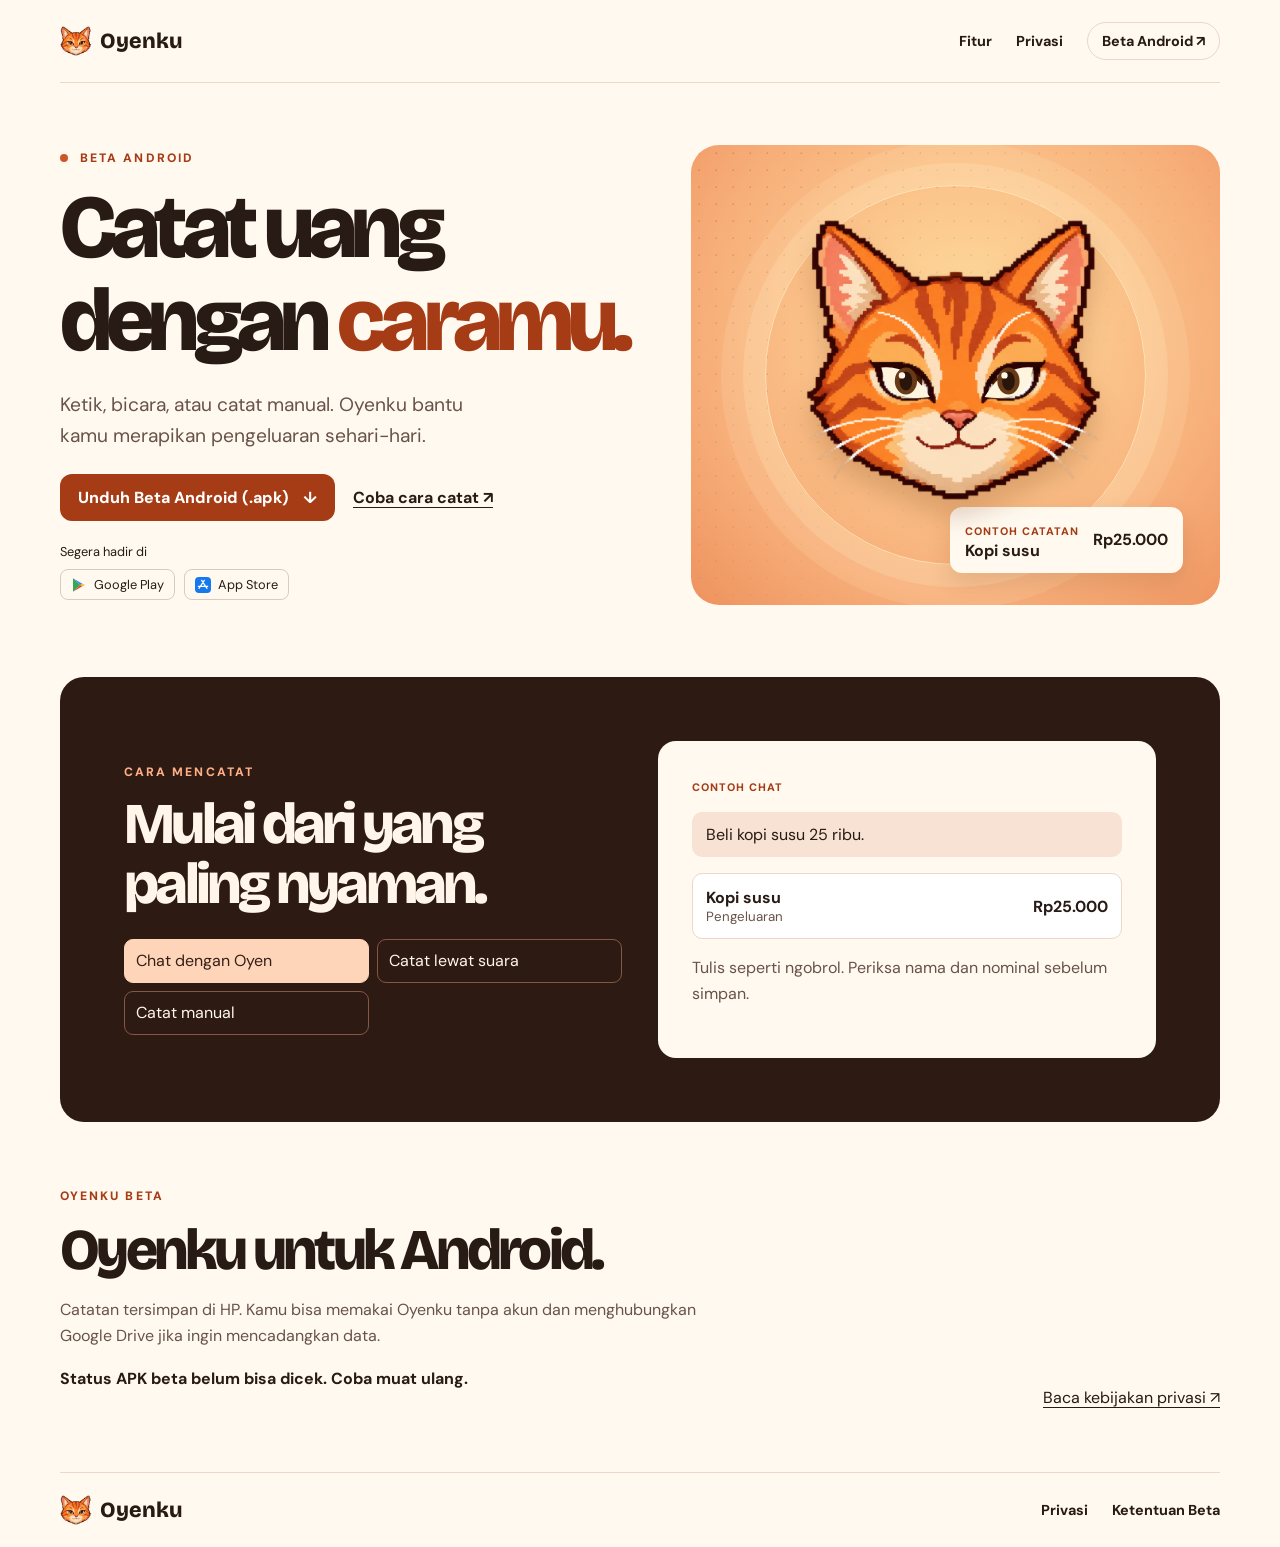
<file: index.html>
<!doctype html><html lang="id"><head><meta charset="utf-8"><meta name="viewport" content="width=device-width,initial-scale=1"><meta name="description" content="Oyenku, aplikasi Android untuk mencatat uang lewat chat, suara, atau manual."><title>Oyenku — Catat uang dengan caramu</title><link rel="icon" href="assets/oyen.png"><link rel="stylesheet" href="style.css"><script src="site.js" defer></script><script src="offline.js" defer></script></head><body>
<header class="shell"><a class="brand" href="index.html"><img src="assets/oyen.png" alt="">Oyenku</a><nav aria-label="Navigasi utama"><a href="#fitur">Fitur</a><a href="privacy.html">Privasi</a><a class="nav-cta" href="#unduh" data-apk-link>Beta Android ↗</a></nav></header>
<main><section class="hero shell"><div><p class="eyebrow"><span></span> BETA ANDROID</p><h1>Catat uang<br>dengan <em>caramu.</em></h1><p class="intro">Ketik, bicara, atau catat manual. Oyenku bantu kamu merapikan pengeluaran sehari-hari.</p><div class="actions"><a class="button" href="#unduh" data-apk-link>Unduh Beta Android (.apk) <span aria-hidden="true">↓</span></a><a class="subtle" href="#fitur">Coba cara catat <span aria-hidden="true">↗</span></a></div><div class="store-preview"><p>Segera hadir di</p><ul aria-label="Toko aplikasi">
<li><svg viewBox="0 0 24 24" aria-hidden="true"><path fill="#34a853" d="M3 2l11 10L3 22z"/><path fill="#4285f4" d="M3 2l14 8-3 2z"/><path fill="#ea4335" d="M3 22l14-8-3-2z"/><path fill="#fbbc04" d="M17 10l4 2-4 2-3-2z"/></svg>Google Play</li>
<li><svg viewBox="0 0 24 24" aria-hidden="true"><rect width="24" height="24" rx="6" fill="#1678ed"/><path d="m6 17 8-12m-4 0 8 12M5 14h14" stroke="#fff" stroke-width="1.8" stroke-linecap="round"/></svg>App Store</li>
</ul></div></div>
<div class="hero-art" aria-label="Ilustrasi Oyenku dengan contoh catatan pengeluaran"><div class="halo"></div><button class="oyen-button" type="button" aria-label="Sapa Oyen" aria-controls="oyen-chat"><span class="oyen-pose"><img class="mascot" src="assets/oyen.png" alt=""><svg class="oyen-face" viewBox="0 0 390 370" aria-hidden="true"><g class="oyen-open-eyes"><path fill="#fff4de" d="M101 194 Q137 190 162 231 Q123 237 107 216Z M292 194 Q255 190 231 231 Q270 237 286 216Z"/><g class="oyen-pupils" fill="#673a17"><ellipse cx="132" cy="211" rx="14" ry="17"/><ellipse cx="261" cy="211" rx="14" ry="17"/><g fill="#291509"><ellipse cx="132" cy="211" rx="8" ry="12"/><ellipse cx="261" cy="211" rx="8" ry="12"/></g><g fill="#fff8ea"><circle cx="127" cy="204" r="4"/><circle cx="256" cy="204" r="4"/></g></g></g><g class="oyen-expression" data-face="wink"><path fill="#ed9b55" stroke="none" d="M91 190Q137 179 170 232Q132 245 104 222Z"/><path d="M103 211Q128 228 153 211"/></g>
<g class="oyen-expression" data-face="happy"><path fill="#642810" stroke="none" d="M150 282Q175 298 196 284Q218 298 242 282Q227 315 196 315Q165 315 150 282Z"/><path fill="#f28b79" stroke="none" d="M180 307Q196 296 213 307Q196 316 180 307Z"/><path stroke="#a54b20" d="M108 170Q126 160 145 175 M246 175Q265 160 283 170"/></g>
<g class="oyen-expression" data-face="surprised"><path stroke="#a54b20" d="M107 163Q125 149 145 164 M246 164Q266 149 284 163"/><ellipse cx="196" cy="296" rx="13" ry="12" fill="#642810" stroke="#f8d7a6" stroke-width="5"/></g>
<g class="oyen-expression" data-face="thinking"><path stroke="#a54b20" d="M238 176Q258 156 281 166"/><path fill="#f8d7a6" stroke="none" d="M142 278Q167 295 196 279Q223 295 247 276L245 300Q219 310 191 305Q162 309 143 298Z"/><path d="M171 291Q191 302 217 285"/></g>
<g class="oyen-expression" data-face="shy"><path fill="#ed8f78" opacity=".82" stroke="none" d="M92 246Q115 233 139 251Q120 270 96 259Z M299 246Q276 233 252 251Q271 270 295 259Z"/><path stroke="#ad552e" stroke-width="3" d="M107 249l5 5m5-8 5 5m148 0 5-5m5 8 5-5"/></g></svg></span></button><div class="oyen-chat" id="oyen-chat" hidden><p id="oyen-message" role="status"></p><button id="oyen-dismiss" type="button" aria-label="Tutup pesan Oyen">×</button></div><div class="slip"><div><small>CONTOH CATATAN</small><strong>Kopi susu</strong></div><b>Rp25.000</b></div></div></section>
<section class="demo shell" id="fitur"><div><p class="eyebrow">CARA MENCATAT</p><h2>Mulai dari yang<br>paling nyaman.</h2><div class="choices" aria-label="Pilih contoh pencatatan"><button type="button" aria-pressed="true" data-demo="chat">Chat dengan Oyen</button><button type="button" aria-pressed="false" data-demo="voice">Catat lewat suara</button><button type="button" aria-pressed="false" data-demo="manual">Catat manual</button></div></div>
<div class="example" aria-live="polite"><small id="demo-kind">CONTOH CHAT</small><p id="demo-input" class="bubble">Beli kopi susu 25 ribu.</p><div class="draft"><div><strong id="demo-name">Kopi susu</strong><small>Pengeluaran</small></div><b id="demo-amount">Rp25.000</b></div><p id="demo-copy">Tulis seperti ngobrol. Periksa nama dan nominal sebelum simpan.</p></div></section>
<section class="bottom shell" id="unduh"><div><p class="eyebrow">OYENKU BETA</p><h2>Oyenku untuk Android.</h2><p>Catatan tersimpan di HP. Kamu bisa memakai Oyenku tanpa akun dan menghubungkan Google Drive jika ingin mencadangkan data.</p><p id="release-status" role="status">APK beta publik belum tersedia.</p><a class="button" id="release-link" data-apk-link hidden>Unduh Beta Android (.apk) ↓</a></div><a href="privacy.html">Baca kebijakan privasi ↗</a></section></main>
<footer class="shell"><a class="brand" href="index.html"><img src="assets/oyen.png" alt="">Oyenku</a><nav aria-label="Tautan informasi"><a href="privacy.html">Privasi</a><a href="terms.html">Ketentuan Beta</a></nav></footer></body></html>
</file>
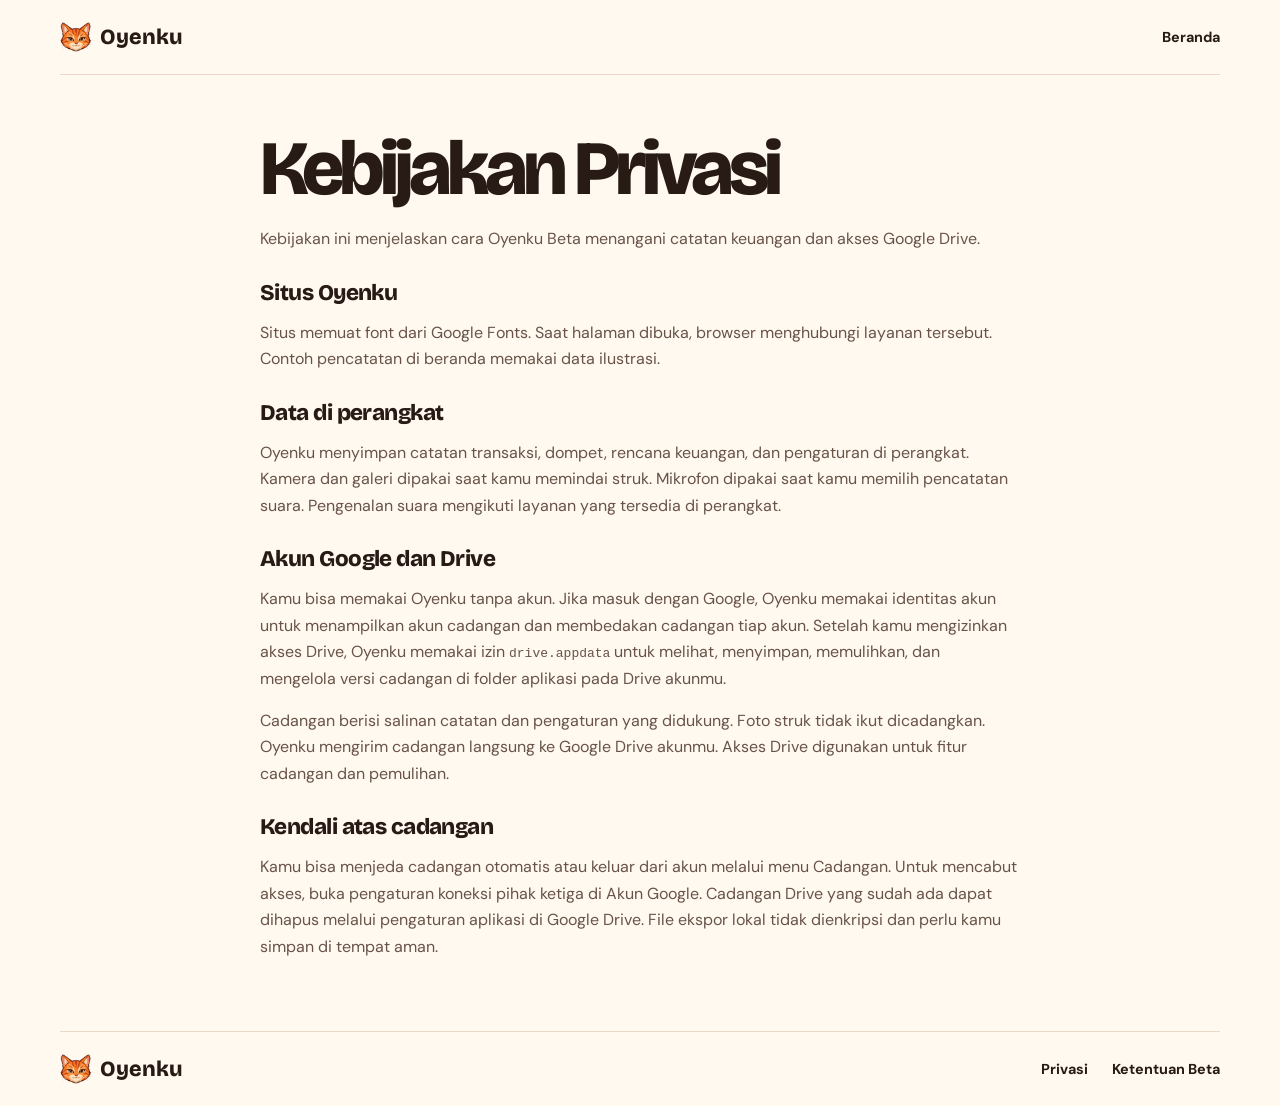
<file: privacy.html>
<!doctype html><html lang="id"><head><meta charset="utf-8"><meta name="viewport" content="width=device-width,initial-scale=1"><title>Kebijakan Privasi — Oyenku</title><link rel="icon" href="assets/oyen.png"><link rel="stylesheet" href="style.css"><script src="offline.js" defer></script></head><body><header class="shell"><a class="brand" href="index.html"><img src="assets/oyen.png" alt="">Oyenku</a><nav aria-label="Navigasi"><a href="index.html">Beranda</a></nav></header><main class="shell legal"><h1>Kebijakan Privasi</h1><p>Kebijakan ini menjelaskan cara Oyenku Beta menangani catatan keuangan dan akses Google Drive.</p><h2>Situs Oyenku</h2><p>Situs memuat font dari Google Fonts. Saat halaman dibuka, browser menghubungi layanan tersebut. Contoh pencatatan di beranda memakai data ilustrasi.</p><h2>Data di perangkat</h2><p>Oyenku menyimpan catatan transaksi, dompet, rencana keuangan, dan pengaturan di perangkat. Kamera dan galeri dipakai saat kamu memindai struk. Mikrofon dipakai saat kamu memilih pencatatan suara. Pengenalan suara mengikuti layanan yang tersedia di perangkat.</p><h2>Akun Google dan Drive</h2><p>Kamu bisa memakai Oyenku tanpa akun. Jika masuk dengan Google, Oyenku memakai identitas akun untuk menampilkan akun cadangan dan membedakan cadangan tiap akun. Setelah kamu mengizinkan akses Drive, Oyenku memakai izin <code>drive.appdata</code> untuk melihat, menyimpan, memulihkan, dan mengelola versi cadangan di folder aplikasi pada Drive akunmu.</p><p>Cadangan berisi salinan catatan dan pengaturan yang didukung. Foto struk tidak ikut dicadangkan. Oyenku mengirim cadangan langsung ke Google Drive akunmu. Akses Drive digunakan untuk fitur cadangan dan pemulihan.</p><h2>Kendali atas cadangan</h2><p>Kamu bisa menjeda cadangan otomatis atau keluar dari akun melalui menu Cadangan. Untuk mencabut akses, buka pengaturan koneksi pihak ketiga di Akun Google. Cadangan Drive yang sudah ada dapat dihapus melalui pengaturan aplikasi di Google Drive. File ekspor lokal tidak dienkripsi dan perlu kamu simpan di tempat aman.</p></main><footer class="shell"><a class="brand" href="index.html"><img src="assets/oyen.png" alt="">Oyenku</a><nav aria-label="Tautan informasi"><a href="privacy.html">Privasi</a><a href="terms.html">Ketentuan Beta</a></nav></footer></body></html>
</file>
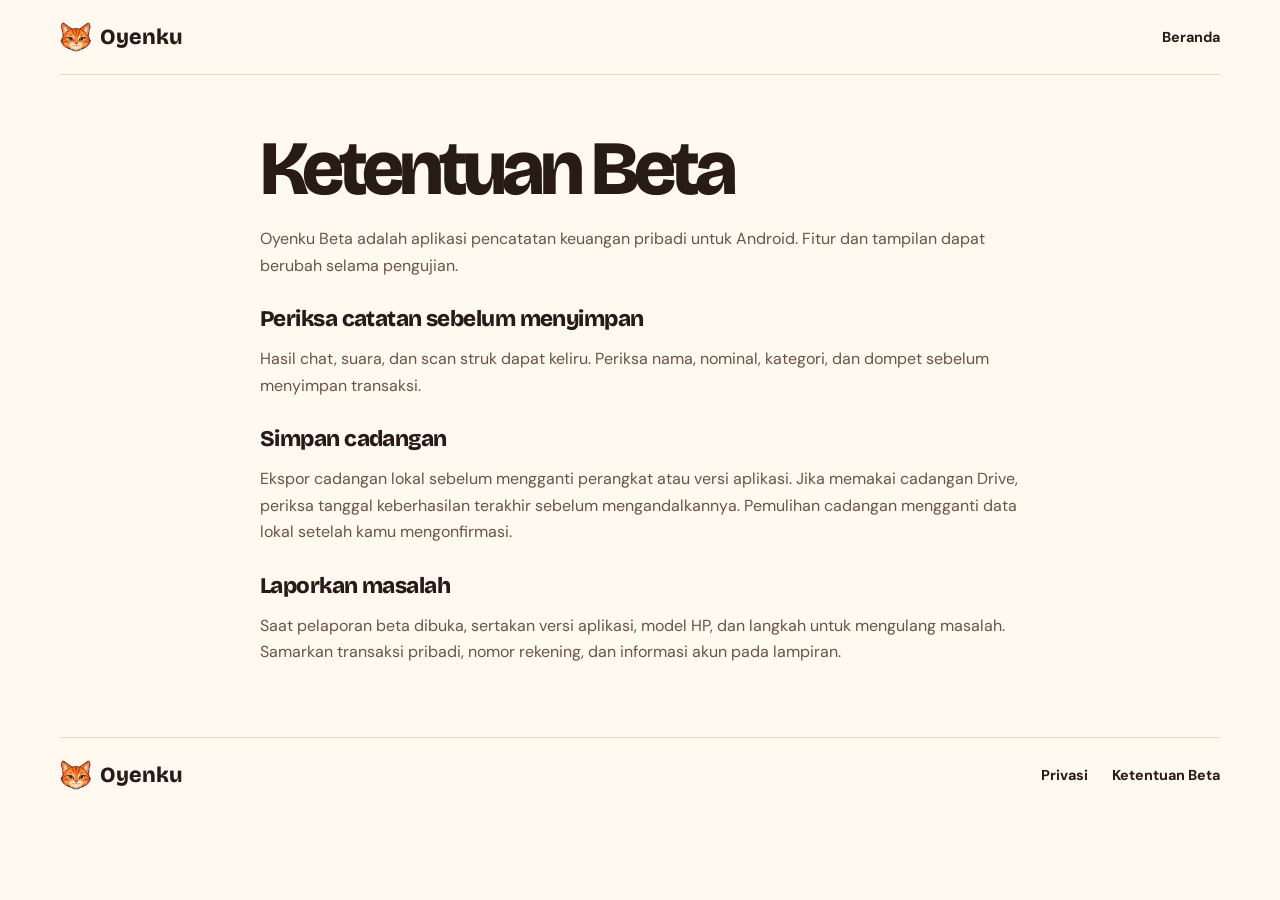
<file: terms.html>
<!doctype html><html lang="id"><head><meta charset="utf-8"><meta name="viewport" content="width=device-width,initial-scale=1"><title>Ketentuan Beta — Oyenku</title><link rel="icon" href="assets/oyen.png"><link rel="stylesheet" href="style.css"><script src="offline.js" defer></script></head><body><header class="shell"><a class="brand" href="index.html"><img src="assets/oyen.png" alt="">Oyenku</a><nav aria-label="Navigasi"><a href="index.html">Beranda</a></nav></header><main class="shell legal"><h1>Ketentuan Beta</h1><p>Oyenku Beta adalah aplikasi pencatatan keuangan pribadi untuk Android. Fitur dan tampilan dapat berubah selama pengujian.</p><h2>Periksa catatan sebelum menyimpan</h2><p>Hasil chat, suara, dan scan struk dapat keliru. Periksa nama, nominal, kategori, dan dompet sebelum menyimpan transaksi.</p><h2>Simpan cadangan</h2><p>Ekspor cadangan lokal sebelum mengganti perangkat atau versi aplikasi. Jika memakai cadangan Drive, periksa tanggal keberhasilan terakhir sebelum mengandalkannya. Pemulihan cadangan mengganti data lokal setelah kamu mengonfirmasi.</p><h2>Laporkan masalah</h2><p>Saat pelaporan beta dibuka, sertakan versi aplikasi, model HP, dan langkah untuk mengulang masalah. Samarkan transaksi pribadi, nomor rekening, dan informasi akun pada lampiran.</p></main><footer class="shell"><a class="brand" href="index.html"><img src="assets/oyen.png" alt="">Oyenku</a><nav aria-label="Tautan informasi"><a href="privacy.html">Privasi</a><a href="terms.html">Ketentuan Beta</a></nav></footer></body></html>
</file>
<file: style.css>
@import url('https://fonts.googleapis.com/css2?family=DM+Sans:wght@400;500;600;700&family=Bricolage+Grotesque:wght@500;600;700;800&display=swap');
:root{color-scheme:light;--paper:#fff9f0;--ink:#281b15;--muted:#695348;--orange:#a63c15;--line:#ecd7c8;--dark:#2c1a13;font-family:"DM Sans",system-ui,sans-serif;color:var(--ink);background:var(--paper)}*{box-sizing:border-box}body{margin:0}a{color:inherit;text-underline-offset:.24em}a:hover{color:var(--orange)}:focus-visible{outline:3px solid #a63c15;outline-offset:4px}button{font:inherit}img{display:block;max-width:100%}[hidden]{display:none!important}.shell{width:min(1160px,calc(100% - 64px));margin-inline:auto}header,footer{display:flex;justify-content:space-between;align-items:center;gap:24px;padding-block:22px}header{border-bottom:1px solid var(--line)}.brand{font-family:"Bricolage Grotesque",system-ui,sans-serif;font-size:1.35rem;font-weight:800;text-decoration:none;display:inline-flex;gap:8px;align-items:center}.brand img{width:32px}nav{display:flex;gap:24px;align-items:center;flex-wrap:wrap}nav a{text-decoration:none;font-weight:700;font-size:.9rem}.nav-cta{border:1px solid var(--line);border-radius:100px;padding:9px 14px}.hero{display:grid;grid-template-columns:1.1fr 1fr;gap:50px;align-items:center;padding-block:62px 72px}.eyebrow{font-size:.76rem;font-weight:800;letter-spacing:.17em;color:var(--orange);margin:0 0 15px}.eyebrow span{display:inline-block;width:8px;height:8px;background:#cf5527;border-radius:50%;margin-right:7px}h1,h2{font-family:"Bricolage Grotesque",system-ui,sans-serif;letter-spacing:-.065em;line-height:1.04;margin:0}h1{font-size:clamp(3.4rem,7vw,6.9rem);font-weight:800}h1 em{color:var(--orange);font-style:normal}h2{font-size:clamp(2.1rem,4.5vw,4.1rem);font-weight:800}.intro{font-size:clamp(1rem,2vw,1.2rem);line-height:1.6;color:var(--muted);max-width:35ch;margin-block:23px}.actions{display:flex;gap:18px;align-items:center;flex-wrap:wrap}.button{display:inline-flex;align-items:center;gap:14px;background:var(--orange);color:white;border-radius:12px;padding:13px 18px;font-weight:800;text-decoration:none}.button:hover{background:#842d0e;color:white}.subtle{font-weight:700}.hero-art{min-height:clamp(320px,38vw,460px);position:relative;display:grid;place-items:center;isolation:isolate;overflow:hidden;border-radius:28px;background:radial-gradient(ellipse at 52% 40%,#ffde9f,#f7ae79 68%,#ee925e)}.hero-art::before{content:"";position:absolute;inset:0;background:radial-gradient(#6c351e35 1px,transparent 1px);background-size:17px 17px;mask-image:linear-gradient(135deg,#000,transparent 72%);z-index:-1}.halo{position:absolute;width:72%;aspect-ratio:1;border-radius:50%;border:1px solid #fff5cfaa;box-shadow:0 0 0 22px #fff4d129,0 0 0 44px #fff4d11e;z-index:-1}.mascot{width:min(65%,310px);filter:drop-shadow(0 17px 12px #74330738);transform:translateY(-5%)}.slip,.draft{display:flex;justify-content:space-between;align-items:center;gap:14px}.slip{position:absolute;right:7%;bottom:7%;background:#fff9ef;border-radius:12px;box-shadow:0 10px 24px #61250022;padding:12px 15px}.slip strong,.draft strong{display:block}.slip b,.draft b{white-space:nowrap}.slip small,.example>small{color:var(--orange);font-size:.68rem;font-weight:800;letter-spacing:.09em}.demo{background:var(--dark);color:#fff5e9;border-radius:24px;padding:clamp(26px,5vw,64px);display:grid;grid-template-columns:1fr 1fr;gap:36px;align-items:center}.demo .eyebrow{color:#ffae85}.choices{display:grid;grid-template-columns:repeat(2,minmax(0,1fr));gap:8px;margin-top:24px}.choices button{min-height:44px;border-radius:9px;border:1px solid #855744;background:transparent;color:inherit;text-align:left;padding:8px 11px;cursor:pointer}.choices button[aria-pressed=true]{background:#ffd5b9;color:#352019;border-color:#ffd5b9}.choices button:focus-visible{outline-color:#ffcbab}.example{background:#fff9f0;color:var(--ink);padding:clamp(16px,4vw,34px);border-radius:18px}.bubble{background:#f8e2d3;border-radius:10px;padding:12px 14px}.draft{background:white;border:1px solid var(--line);border-radius:10px;padding:13px}.draft small{display:block;color:var(--muted)}#demo-copy,.bottom p,.legal p{color:var(--muted);line-height:1.65}.bottom{display:flex;justify-content:space-between;align-items:end;gap:20px;padding-block:64px;border-bottom:1px solid var(--line)}.bottom p{max-width:58ch}.bottom .eyebrow{color:var(--orange)}#release-status{font-weight:700;color:var(--ink)}.legal{max-width:760px;padding-block:55px}.legal h1{font-size:clamp(2.6rem,7vw,4.8rem)}.legal h2{font-size:1.4rem;letter-spacing:-.025em;margin-top:28px}.legal+footer{border-top:1px solid var(--line)}@media(max-width:760px){.shell{width:calc(100% - 36px)}header,footer{gap:12px}nav{gap:12px}.hero,.demo{grid-template-columns:1fr}.hero{padding-block:40px;gap:30px}.hero-art{min-height:330px}.bottom{display:block;padding-block:40px}.bottom>a{display:inline-block;margin-top:12px}}@media(max-width:380px){header nav a[href="#fitur"]{display:none}.hero-art{min-height:280px}.draft{flex-wrap:wrap}}
.oyen-button{position:relative;width:min(65%,310px);padding:0;border:0;background:none;cursor:pointer;transform:translateY(-5%);z-index:2;border-radius:35%}
.oyen-button .mascot{width:100%;transform:none}
.oyen-face{position:absolute;inset:0;width:100%;height:100%;pointer-events:none}
.oyen-pupils{transform:translate(var(--gaze-x,0px),var(--gaze-y,0px))}
.oyen-chat{position:absolute;z-index:3;inset-inline:6%;bottom:5%;display:flex;align-items:center;justify-content:space-between;gap:8px;background:#fff9ef;border-radius:14px;padding:8px 10px 8px 16px;box-shadow:0 10px 24px #61250022}
.oyen-chat p{margin:0;font-weight:700}
.oyen-chat button{flex:none;width:44px;height:44px;border:0;border-radius:50%;background:transparent;color:inherit;font-size:1.5rem;cursor:pointer}
.hero-art:has(.oyen-chat:not([hidden])) .slip{visibility:hidden}

.oyen-pose{display:block;position:relative}
.oyen-face .oyen-open-eyes{visibility:hidden}
.oyen-button[data-ready] .oyen-open-eyes{visibility:visible}
.oyen-pose { transform-origin: 50% 85%; }
.oyen-expression { visibility: hidden; fill: none; stroke: #642810; stroke-width: 5; stroke-linecap: round; }
.oyen-button[data-expression="wink"] [data-face="wink"],
.oyen-button[data-expression="happy"] [data-face="happy"],
.oyen-button[data-expression="surprised"] [data-face="surprised"],
.oyen-button[data-expression="thinking"] [data-face="thinking"],
.oyen-button[data-expression="shy"] [data-face="shy"] { visibility: visible; }
.oyen-button[data-expression="thinking"] .oyen-pupils { translate: 2px -2px; }
.oyen-button[data-expression="surprised"] .oyen-pupils { scale: .9; transform-box: fill-box; transform-origin: center; }

.store-preview { margin-top: 1.35rem; }
.store-preview p { margin: 0 0 .55rem; font-size: .8rem; }
.store-preview ul { display: flex; flex-wrap: wrap; gap: .55rem; list-style: none; padding: 0; margin: 0; }
.store-preview li { display: inline-flex; align-items: center; gap: .4rem; padding: .4rem .65rem; border: 1px solid #67442c40; border-radius: .5rem; font-size: .8rem; }
.store-preview svg { width: 1rem; height: 1rem; flex: none; }
#release-link[hidden], #release-status[hidden] { display: none; }
</file>
